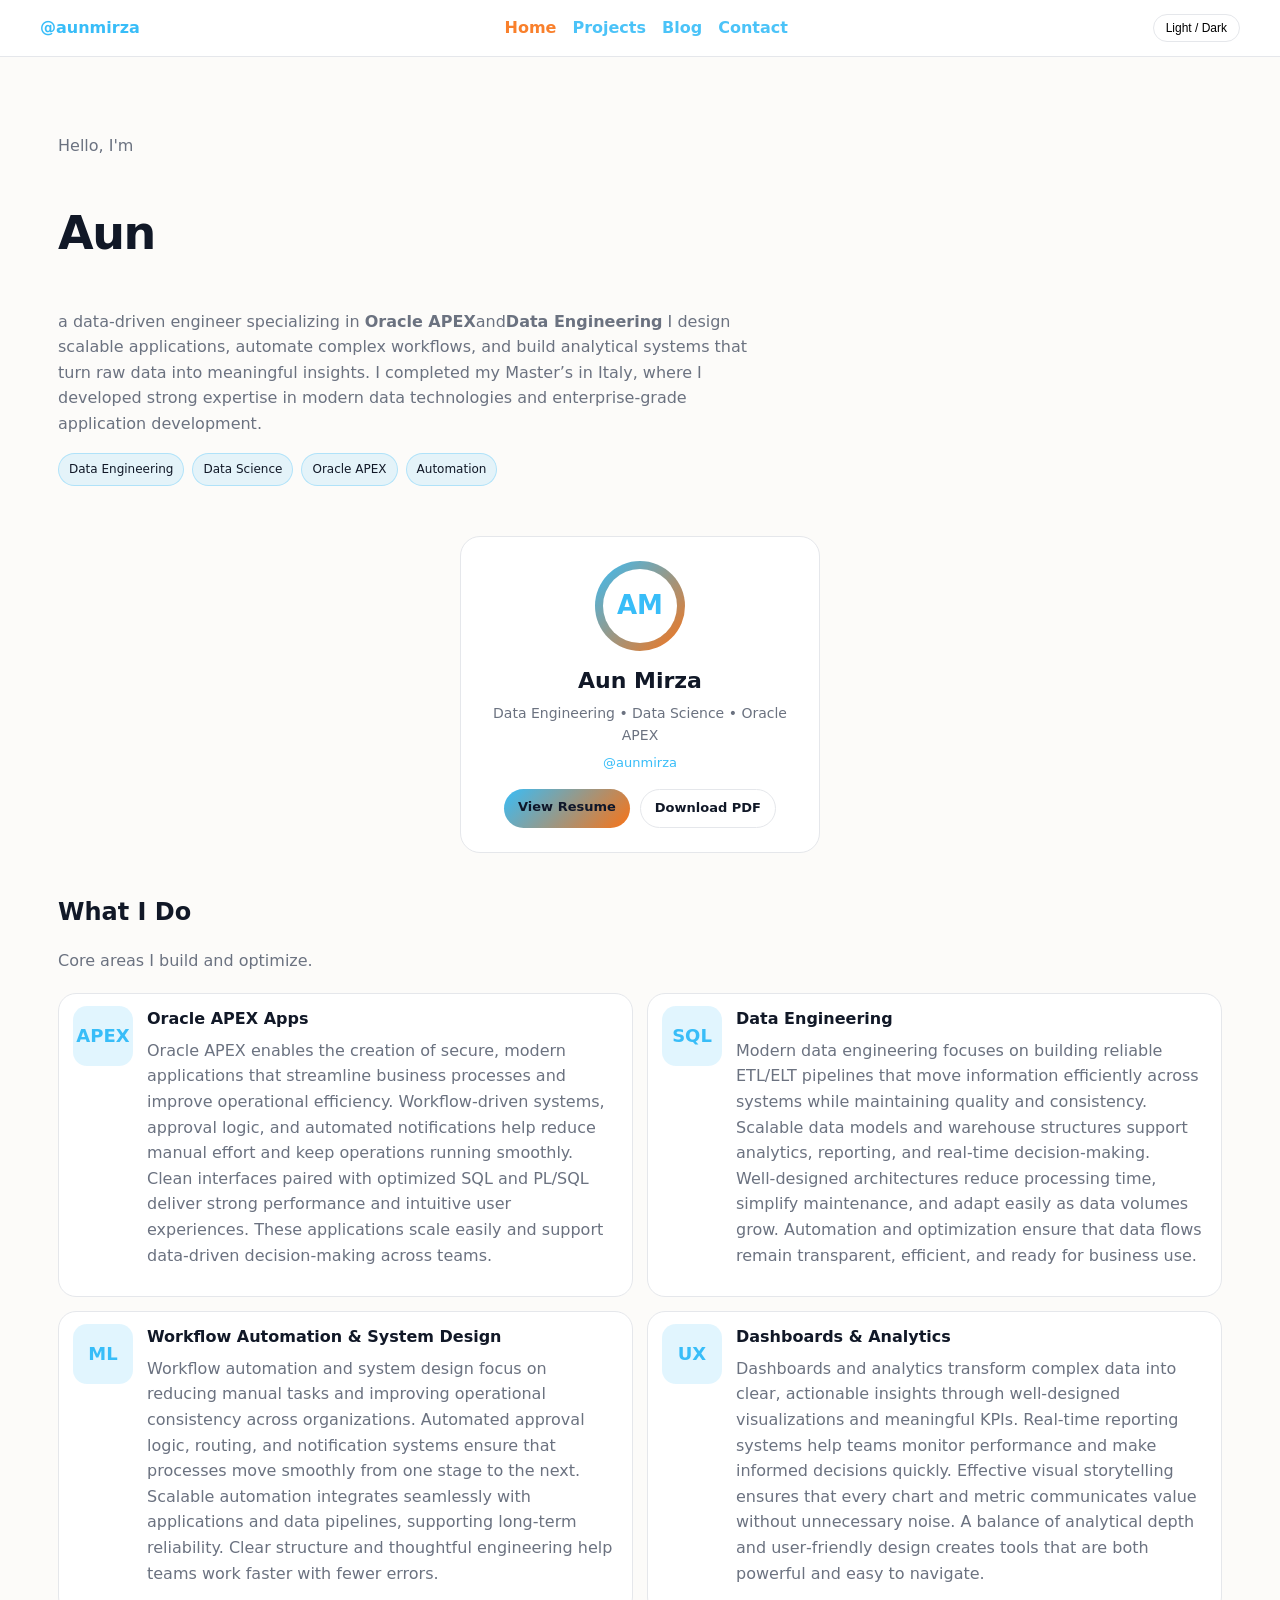
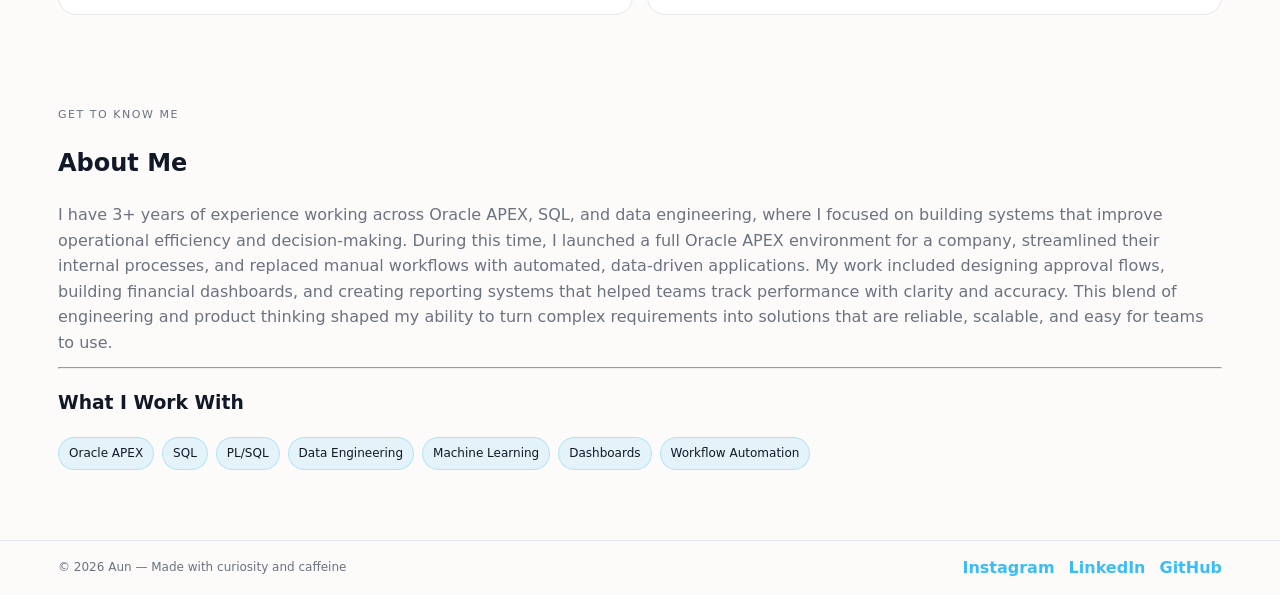
<file: index.html>
<!DOCTYPE html>
<html lang="en" data-theme="light">
<head>
  <meta charset="UTF-8" />
  <meta name="viewport" content="width=device-width, initial-scale=1.0" />
  <title>Aun | Data Engineering • Data Science • Oracle APEX</title>
<link rel="icon" type="image/png" href="logo.png">


  <link rel="stylesheet" href="style.css" />
</head>


<body>

  <!-- HEADER -->
  <header class="header">
    <div class="container header-row">

      <a class="brand" href="index.html">@aunmirza</a>

      <!-- DESKTOP NAV -->
      <nav class="nav desktop-nav">
        <a href="index.html" class="active">Home</a>
        <a href="projects.html">Projects</a>
        <a href="blog.html">Blog</a>
        <a href="contact.html">Contact</a>
      </nav>

      <!-- THEME TOGGLE -->
      <button id="themeToggle" class="theme-toggle">Light / Dark</button>

      <!-- MOBILE MENU BUTTON -->
      <button class="menu-btn" id="menuBtn">
        <span></span>
        <span></span>
        <span></span>
      </button>

    </div>

    <!-- MOBILE NAV -->
    <nav class="mobile-nav" id="mobileNav">
      <a href="index.html" class="active">Home</a>
      <a href="projects.html">Projects</a>
      <a href="blog.html">Blog</a>
      <a href="contact.html">Contact</a>
    </nav>
  </header>
  <main class="container">

    <!-- HERO -->
    <section class="hero">
      <p class="muted">Hello, I'm</p>
      <h1 class="hero-title">
        Aun
      </h1>

      <p class="subtitle">
        a data‑driven engineer specializing in <strong>Oracle APEX</strong>and<strong>Data Engineering</strong>
        I design scalable applications, automate complex workflows, and build analytical systems that turn raw data into meaningful insights. 
        I completed my Master’s in Italy, where I developed strong expertise in modern data technologies and enterprise‑grade application development.
      </p>

      <div class="hero-meta">
        <span class="pill soft">Data Engineering</span>
        <span class="pill soft">Data Science</span>
        <span class="pill soft">Oracle APEX</span>
        <span class="pill soft">Automation</span>
      </div>
    </section>

    <!-- RESUME CARD -->
    <section class="resume-wrapper">
      <div class="resume-card">
        <div class="resume-avatar">
          <div class="resume-initials">AM</div>
        </div>

        <h2 class="resume-name">Aun Mirza</h2>
        <p class="resume-role">Data Engineering • Data Science • Oracle APEX</p>
        <p class="resume-handle">@aunmirza</p>

        <div class="resume-actions">
          <a href="Aun Mirza.pdf" class="btn-view">View Resume</a>
          <a href="Aun Mirza.pdf" download class="btn-download">Download PDF</a>
        </div>
      </div>
    </section>

    <!-- SKILLS -->
    <section class="section">
      <div class="section-head">
        <h2>What I Do</h2>
        <p class="muted">Core areas I build and optimize.</p>
      </div>

      <section class="card-grid">
         <article class="card">
          <div class="card-icon">APEX</div>
          <div class="card-text">
            <h3>Oracle APEX Apps</h3>
            <p>Oracle APEX enables the creation of secure, modern applications that streamline business processes and improve operational efficiency. Workflow‑driven systems, approval logic, and automated notifications help reduce manual effort and keep operations running smoothly. Clean interfaces paired with optimized SQL and PL/SQL deliver strong performance and intuitive user experiences. These applications scale easily and support data‑driven decision‑making across teams.</p>
          </div>
        </article>
        <article class="card">
          <div class="card-icon">SQL</div>
          <div class="card-text">
            <h3>Data Engineering</h3>
            <p>Modern data engineering focuses on building reliable ETL/ELT pipelines that move information efficiently across systems while maintaining quality and consistency. Scalable data models and warehouse structures support analytics, reporting, and real‑time decision‑making. Well‑designed architectures reduce processing time, simplify maintenance, and adapt easily as data volumes grow. Automation and optimization ensure that data flows remain transparent, efficient, and ready for business use.</p>
          </div>
        </article>

        <article class="card">
          <div class="card-icon">ML</div>
          <div class="card-text">
            <h3>Workflow Automation & System Design</h3>
            <p>Workflow automation and system design focus on reducing manual tasks and improving operational consistency across organizations. Automated approval logic, routing, and notification systems ensure that processes move smoothly from one stage to the next. Scalable automation integrates seamlessly with applications and data pipelines, supporting long‑term reliability. Clear structure and thoughtful engineering help teams work faster with fewer errors.</p>
          </div>
        </article>

       

        <article class="card">
          <div class="card-icon">UX</div>
          <div class="card-text">
            <h3>Dashboards & Analytics</h3>
            <p>Dashboards and analytics transform complex data into clear, actionable insights through well‑designed visualizations and meaningful KPIs. Real‑time reporting systems help teams monitor performance and make informed decisions quickly. Effective visual storytelling ensures that every chart and metric communicates value without unnecessary noise. A balance of analytical depth and user‑friendly design creates tools that are both powerful and easy to navigate.</p>
          </div>
        </article>
      </section>
    </section>

    <!-- ABOUT -->
    <section class="about">
      <div class="about-grid">

        <div class="about-left">
          <p class="eyebrow">GET TO KNOW ME</p>
          <h2 class="about-title">About Me</h2>

          <div class="about-body">
            <p>
             I have 3+ years of experience working across Oracle APEX, SQL, and data engineering, where I focused on building systems that improve operational efficiency and decision‑making. During this time, I launched a full Oracle APEX environment for a company, streamlined their internal processes, and replaced manual workflows with automated, data‑driven applications. My work included designing approval flows, building financial dashboards, and creating reporting systems that helped teams track performance with clarity and accuracy. This blend of engineering and product 
              thinking shaped my ability to turn complex requirements into solutions that are reliable, scalable, and easy for teams to use.
            </p>
          </div>

          <hr class="divider" />

          <h3 class="chips-title">What I Work With</h3>
          <div class="chips">
            <span class="chip">Oracle APEX</span>
            <span class="chip">SQL</span>
            <span class="chip">PL/SQL</span>
            <span class="chip">Data Engineering</span>
            <span class="chip">Machine Learning</span>
            <span class="chip">Dashboards</span>
            <span class="chip">Workflow Automation</span>
          </div>
        </div>

      </div>
    </section>

  </main>

  <!-- FOOTER -->
  <footer class="footer">
    <div class="container footer-row">
<span class="muted small">© <span id="year"></span> Aun — Made with curiosity and caffeine</span>

      <nav class="footer-social">
        <a class="social-link" href="https://www.instagram.com/aunmrizich/">Instagram</a>
        <a class="social-link" href="https://www.linkedin.com/in/aun-mirza-247762175/">LinkedIn</a>
        <a class="social-link" href="https://github.com/aunmirza">GitHub</a>
      </nav>
    </div>
  </footer>

  <script>
    document.getElementById("year").textContent = new Date().getFullYear();

    const root = document.documentElement;
    const toggle = document.getElementById("themeToggle");

    const saved = localStorage.getItem("theme");
    if (saved) root.setAttribute("data-theme", saved);

    toggle.addEventListener("click", () => {
      const current = root.getAttribute("data-theme");
      const next = current === "light" ? "dark" : "light";
      root.setAttribute("data-theme", next);
      localStorage.setItem("theme", next);
    });

    const menuBtn = document.getElementById("menuBtn");
    const mobileNav = document.getElementById("mobileNav");

    menuBtn.addEventListener("click", () => {
      mobileNav.classList.toggle("show");
    });

    const header = document.querySelector(".header");
    window.addEventListener("scroll", () => {
      if (window.scrollY > 10) {
        header.classList.add("scrolled");
      } else {
        header.classList.remove("scrolled");
      }
    });
  </script>

</body>
</html>
</file>
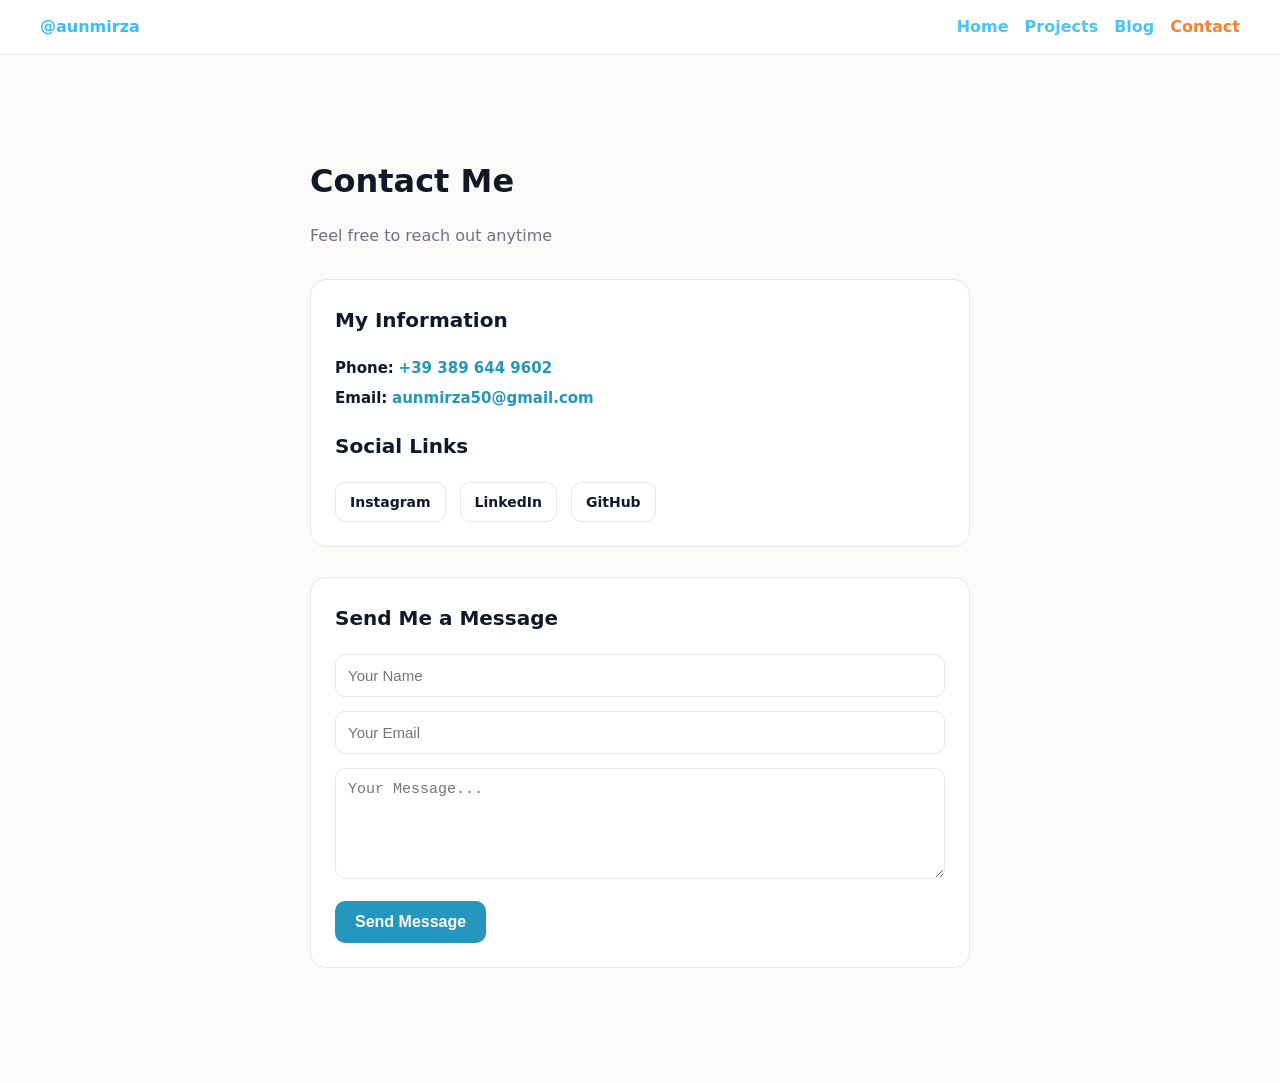
<file: contact.html>
<!DOCTYPE html>
<html lang="en" data-theme="light">
<head>
  <meta charset="UTF-8" />
  <meta name="viewport" content="width=device-width, initial-scale=1.0" />
  <title>Contact | Aun Mirza</title>

  <!-- Favicon -->
 <link rel="icon" type="image/png" href="logo.png">


  <link rel="stylesheet" href="style.css" />
  <style>

    body {
      background: #fcfbf9;
      color: #111827;
    }
    .contact-container {
      max-width: 700px;
      margin: 60px auto;
      padding: 20px;
    }
    .contact-title {
      font-size: 32px;
      font-weight: 900;
      margin-bottom: 10px;
    }
    .contact-sub {
      color: #6b7280;
      margin-bottom: 30px;
    }
    .contact-box {
      background: white;
      border: 1px solid #e5e7eb;
      padding: 24px;
      border-radius: 16px;
      margin-bottom: 30px;
    }
    .contact-box h3 {
      margin-top: 0;
      font-size: 20px;
      font-weight: 800;
    }
    .contact-info p {
      margin: 6px 0;
      font-size: 15px;
    }
    .contact-info a {
      color: #2596be;
      font-weight: 600;
    }
    .social-links {
      display: flex;
      gap: 14px;
      margin-top: 10px;
      flex-wrap: wrap;
    }
    .social-links a {
      padding: 8px 14px;
      background: #ffffff;
      border: 1px solid #e5e7eb;
      border-radius: 10px;
      font-size: 14px;
      font-weight: 600;
      color: #111827;
      transition: .2s;
    }
    .social-links a:hover {
      background: #2596be;
      color: white;
    }
    .contact-form input,
    .contact-form textarea {
      width: 100%;
      padding: 12px;
      border-radius: 10px;
      border: 1px solid #e5e7eb;
      margin-bottom: 14px;
      font-size: 15px;
    }
    .contact-form button {
      padding: 12px 20px;
      background: #2596be;
      color: white;
      border: none;
      border-radius: 10px;
      font-size: 16px;
      font-weight: 700;
      cursor: pointer;
      transition: .2s;
    }
    .contact-form button:hover {
      background: #1f7fa0;
    }
  </style>
</head>

<body>

  <!-- HEADER -->
  <header class="header">
    <div class="container header-row">

      <a class="brand" href="index.html">@aunmirza</a>

      <nav class="nav desktop-nav">
        <a href="index.html">Home</a>
        <a href="projects.html">Projects</a>
        <a href="blog.html">Blog</a>
        <a href="contact.html" class="active">Contact</a>
      </nav>


      <button class="menu-btn" id="menuBtn">
        <span></span>
        <span></span>
        <span></span>
      </button>

    </div>

    <nav class="mobile-nav" id="mobileNav">
      <a href="index.html">Home</a>
      <a href="projects.html">Projects</a>
      <a href="blog.html">Blog</a>
      <a href="contact.html" class="active">Contact</a>
    </nav>
  </header>

  <div class="contact-container">

    <h1 class="contact-title">Contact Me</h1>
    <p class="contact-sub">Feel free to reach out anytime</p>

    <div class="contact-box contact-info">
      <h3>My Information</h3>

      <!-- replace with your real phone + email -->
      <p><strong>Phone:</strong> <a href="tel:+1234567890">+39 389 644 9602</a></p>
      <p><strong>Email:</strong> <a href="mailto:yourgmail@gmail.com">aunmirza50@gmail.com</a></p>

      <h3 style="margin-top:20px;">Social Links</h3>
      <div class="social-links">
        <a class="social-link" href="https://www.instagram.com/aunmrizich/">Instagram</a>
        <a class="social-link" href="www.linkedin.com/in/aun-mirza-247762175">LinkedIn</a>
        <a class="social-link" href="https://github.com/aunmirza">GitHub</a>
      </div>
    </div>

    <div class="contact-box">
      <h3>Send Me a Message</h3>

      <!-- replace yourgmail@gmail.com with your real Gmail -->
      <form class="contact-form" action="https://formsubmit.co/aunmirza50@gmail.com" method="POST">
        <input type="hidden" name="_captcha" value="false">
        <input type="hidden" name="_template" value="table">

        <input type="text" name="name" placeholder="Your Name" required>
        <input type="email" name="email" placeholder="Your Email" required>
        <textarea name="message" rows="5" placeholder="Your Message..." required></textarea>

        <button type="submit">Send Message</button>
      </form>
    </div>

  </div>

  <script>
    const root = document.documentElement;
    const toggle = document.getElementById("themeToggle");

    const saved = localStorage.getItem("theme");
    if (saved) root.setAttribute("data-theme", saved);

    toggle.addEventListener("click", () => {
      const current = root.getAttribute("data-theme");
      const next = current === "light" ? "dark" : "light";
      root.setAttribute("data-theme", next);
      localStorage.setItem("theme", next);
    });

    const menuBtn = document.getElementById("menuBtn");
    const mobileNav = document.getElementById("mobileNav");

    menuBtn.addEventListener("click", () => {
      mobileNav.classList.toggle("show");
    });

    const header = document.querySelector(".header");
    window.addEventListener("scroll", () => {
      if (window.scrollY > 10) {
        header.classList.add("scrolled");
      } else {
        header.classList.remove("scrolled");
      }
    });
  </script>

</body>
</html>
</file>
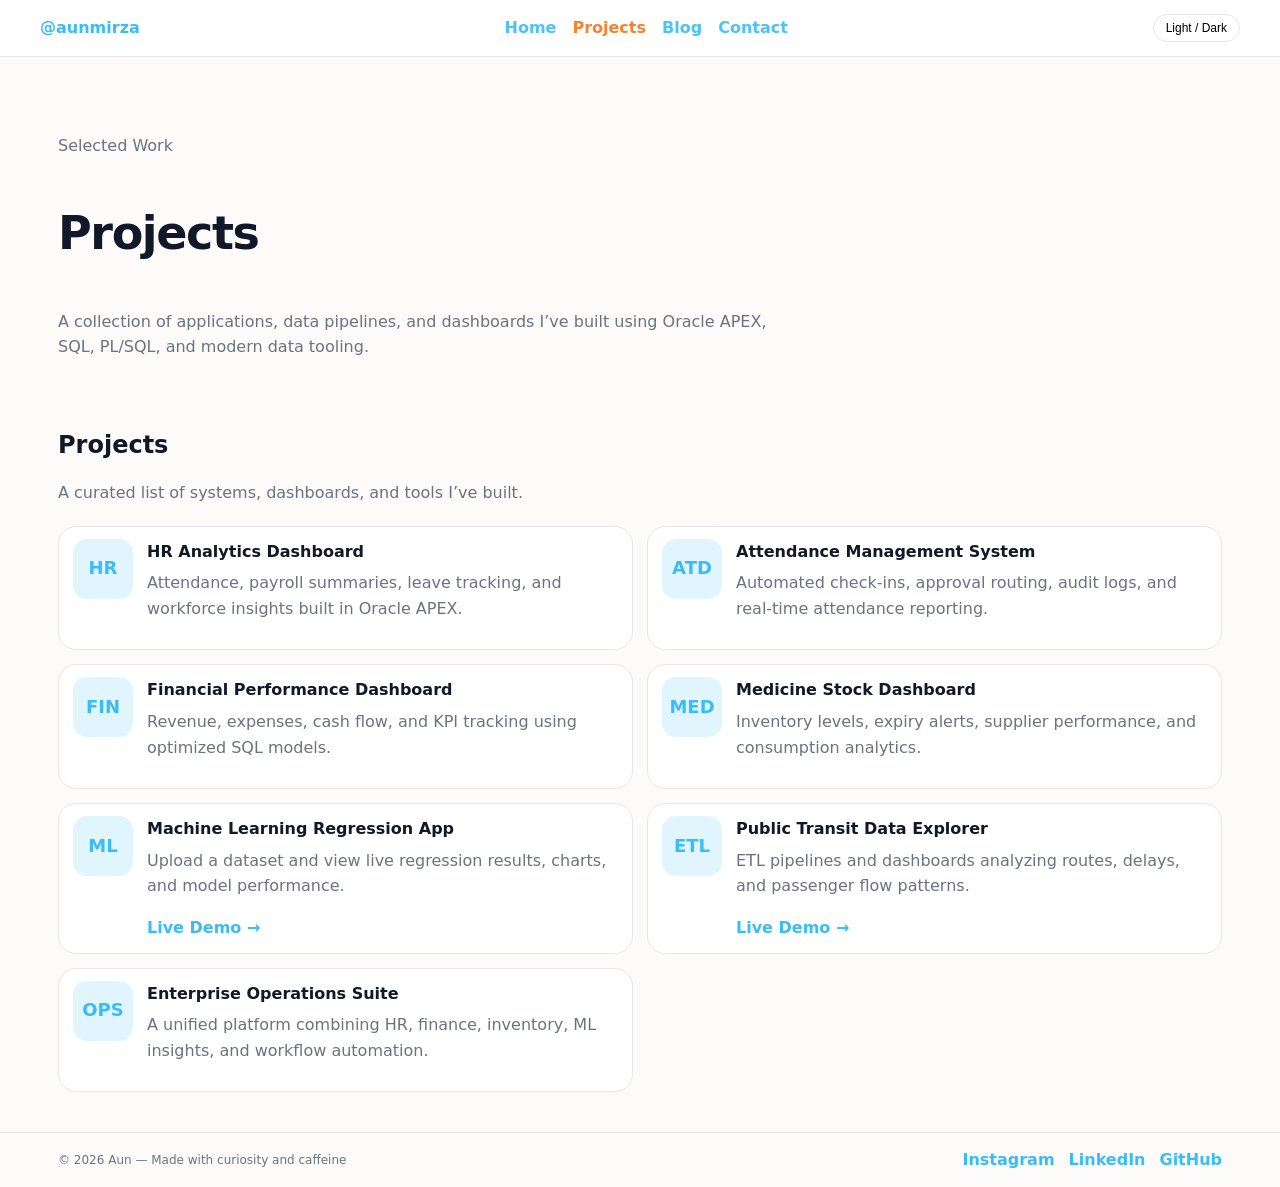
<file: projects.html>
<head>
  <meta charset="UTF-8" />
  <meta name="viewport" content="width=device-width, initial-scale=1.0" />
  <title>Projects | Aun Mirza</title>

  <!-- Favicon -->
  <link rel="icon" type="image/png" href="logo.png">
  <link rel="apple-touch-icon" href="logo.png">
  <link rel="shortcut icon" href="logo.png">

  <link rel="stylesheet" href="style.css" />
</head>


<body>

  <!-- HEADER -->
  <header class="header">
    <div class="container header-row">

      <a class="brand" href="index.html">@aunmirza</a>

      <nav class="nav desktop-nav">
        <a href="index.html">Home</a>
        <a href="projects.html" class="active">Projects</a>
        <a href="blog.html">Blog</a>
        <a href="contact.html">Contact</a>
      </nav>

      <button id="themeToggle" class="theme-toggle">Light / Dark</button>

      <button class="menu-btn" id="menuBtn">
        <span></span>
        <span></span>
        <span></span>
      </button>

    </div>

    <nav class="mobile-nav" id="mobileNav">
      <a href="index.html">Home</a>
      <a href="projects.html" class="active">Projects</a>
      <a href="blog.html">Blog</a>
      <a href="contact.html">Contact</a>
    </nav>
  </header>

  <main class="container">

    <section class="hero">
      <p class="muted">Selected Work</p>
      <h1 class="hero-title">
        Projects
      </h1>
      <p class="subtitle">
        A collection of applications, data pipelines, and dashboards I’ve built using
        Oracle APEX, SQL, PL/SQL, and modern data tooling.
      </p>
    </section>

    <section class="section">
      <div class="section-head">
        <h2>Projects</h2>
        <p class="muted">A curated list of systems, dashboards, and tools I’ve built.</p>
      </div>

      <!-- UPDATED PROJECTS GRID -->
      <section class="card-grid">

        <!-- HR DASHBOARD -->
        <article class="card">
          <div class="card-icon">HR</div>
          <div class="card-text">
            <h3>HR Analytics Dashboard</h3>
            <p>Attendance, payroll summaries, leave tracking, and workforce insights built in Oracle APEX.</p>
          </div>
        </article>

        <!-- ATTENDANCE SYSTEM -->
        <article class="card">
          <div class="card-icon">ATD</div>
          <div class="card-text">
            <h3>Attendance Management System</h3>
            <p>Automated check‑ins, approval routing, audit logs, and real‑time attendance reporting.</p>
          </div>
        </article>

        <!-- FINANCIAL DASHBOARD -->
        <article class="card">
          <div class="card-icon">FIN</div>
          <div class="card-text">
            <h3>Financial Performance Dashboard</h3>
            <p>Revenue, expenses, cash flow, and KPI tracking using optimized SQL models.</p>
          </div>
        </article>

        <!-- MEDICINE STOCK -->
        <article class="card">
          <div class="card-icon">MED</div>
          <div class="card-text">
            <h3>Medicine Stock Dashboard</h3>
            <p>Inventory levels, expiry alerts, supplier performance, and consumption analytics.</p>
          </div>
        </article>

        <!-- ML REGRESSION APP -->
        <article class="card">
          <div class="card-icon">ML</div>
          <div class="card-text">
            <h3>Machine Learning Regression App</h3>
            <p>Upload a dataset and view live regression results, charts, and model performance.</p>
          <a href="https://aunmirza.github.io/mrizich.github.io/" class="social-link">Live Demo →</a>

          </div>
          
        </article>

        <!-- PUBLIC TRANSIT DATA -->
        <article class="card">
          <div class="card-icon">ETL</div>
          <div class="card-text">
            <h3>Public Transit Data Explorer</h3>
            <p>ETL pipelines and dashboards analyzing routes, delays, and passenger flow patterns.</p>
            <a href="https://github.com/aunmirza/Public-Transit-Data" class="social-link">Live Demo →</a>
          </div>
        </article>

        <!-- ENTERPRISE SUITE -->
        <article class="card">
          <div class="card-icon">OPS</div>
          <div class="card-text">
            <h3>Enterprise Operations Suite</h3>
            <p>A unified platform combining HR, finance, inventory, ML insights, and workflow automation.</p>
          </div>
        </article>

      </section>
    </section>

  </main>

  <footer class="footer">
    <div class="container footer-row">
<span class="muted small">© <span id="year"></span> Aun — Made with curiosity and caffeine</span>

      <nav class="footer-social">
        <a class="social-link" href="https://www.instagram.com/aunmrizich/">Instagram</a>
        <a class="social-link" href="https://www.linkedin.com/in/aun-mirza-247762175/">LinkedIn</a>
        <a class="social-link" href="https://github.com/aunmirza">GitHub</a>
      </nav>
    </div>
  </footer>

  <script>
    document.getElementById("year").textContent = new Date().getFullYear();

    const root = document.documentElement;
    const toggle = document.getElementById("themeToggle");

    const saved = localStorage.getItem("theme");
    if (saved) root.setAttribute("data-theme", saved);

    toggle.addEventListener("click", () => {
      const current = root.getAttribute("data-theme");
      const next = current === "light" ? "dark" : "light";
      root.setAttribute("data-theme", next);
      localStorage.setItem("theme", next);
    });

    const menuBtn = document.getElementById("menuBtn");
    const mobileNav = document.getElementById("mobileNav");

    menuBtn.addEventListener("click", () => {
      mobileNav.classList.toggle("show");
    });

    const header = document.querySelector(".header");
    window.addEventListener("scroll", () => {
      if (window.scrollY > 10) {
        header.classList.add("scrolled");
      } else {
        header.classList.remove("scrolled");
      }
    });
  </script>

</body>
</html>
</file>
<file: style.css>
/* THEME TOKENS */
:root {
  --bg: #fcfbf9;
  --text: #111827;
  --muted: #6b7280;
  --border: #e5e7eb;
  --card: #ffffff;

  --accent-blue: #38bdf8;
  --accent-orange: #f97316;

  --radius: 18px;
  --shadow: 0 1px 2px rgba(0,0,0,.06);
  --shadowHover: 0 10px 24px rgba(0,0,0,.08);

  --max: 1200px;
}

[data-theme="dark"] {
  --bg: #0f172a;
  --text: #f1f5f9;
  --muted: #94a3b8;
  --border: #1e293b;
  --card: #111827;
}

/* GLOBAL */
* { box-sizing: border-box; }
body {
  margin: 0;
  font-family: system-ui, sans-serif;
  background: var(--bg);
  color: var(--text);
  line-height: 1.6;
  transition: background .3s, color .3s;
}

a { color: inherit; text-decoration: none; }

.container {
  max-width: var(--max);
  margin: 0 auto;
  padding: 0 18px;
}

.muted { color: var(--muted); }
.small { font-size: 12px; }

/* STICKY HEADER */
.header {
  position: sticky;
  top: 0;
  z-index: 999;
  background: var(--card);
  border-bottom: 1px solid var(--border);
  backdrop-filter: blur(12px);
  transition: box-shadow .3s ease, background .3s ease;
}

.header.scrolled {
  box-shadow: 0 4px 14px rgba(0,0,0,0.08);
}

.header-row {
  display: flex;
  justify-content: space-between;
  align-items: center;
  padding: 14px 0;
}

.brand {
  font-weight: 800;
  color: var(--accent-blue);
}

.nav {
  display: flex;
  gap: 16px;
}

.nav a {
  font-weight: 700;
  color: var(--accent-blue);
  opacity: .9;
}

.nav a.active {
  color: var(--accent-orange);
}

.theme-toggle {
  padding: 6px 12px;
  border-radius: 999px;
  border: 1px solid var(--border);
  background: var(--card);
  cursor: pointer;
  font-size: 12px;
}

/* FIX ADDED — theme toggle visible in dark mode */
[data-theme="dark"] .theme-toggle {
  color: #ffffff !important;
  border-color: #ffffff;
  background: #1e293b;
}
[data-theme="dark"] .theme-toggle:hover {
  background: #334155;
}

/* MOBILE MENU BUTTON (3-line hamburger) */
.menu-btn {
  display: none;
  flex-direction: column;
  gap: 4px;
  background: none;
  border: none;
  cursor: pointer;
  padding: 6px;
}

.menu-btn span {
  width: 24px;
  height: 3px;
  background: var(--text);
  border-radius: 4px;
  transition: .3s;
}

/* FIX ADDED — hamburger lines visible in dark mode */
[data-theme="dark"] .menu-btn span {
  background: #ffffff;
}

/* MOBILE NAV DROPDOWN */
.mobile-nav {
  display: none;
  flex-direction: column;
  background: var(--card);
  border-top: 1px solid var(--border);
  padding: 10px 0;
  animation: slideDown .3s ease;
}

.mobile-nav a {
  padding: 14px 20px;
  font-weight: 700;
  color: var(--text);
  border-bottom: 1px solid var(--border);
  text-align: center;
}

.mobile-nav a:last-child {
  border-bottom: none;
}

.mobile-nav.show {
  display: flex;
}

/* SLIDE DOWN ANIMATION */
@keyframes slideDown {
  from { opacity: 0; transform: translateY(-10px); }
  to { opacity: 1; transform: translateY(0); }
}

/* HERO */
.hero {
  padding: 60px 0 30px;
}

.hero-title {
  font-size: clamp(32px, 4vw, 46px);
  font-weight: 900;
  letter-spacing: -0.03em;
}

.hero-title span {
  background: linear-gradient(120deg, var(--accent-blue), var(--accent-orange));
  -webkit-background-clip: text;
  color: transparent;
}

.subtitle {
  margin-top: 14px;
  max-width: 70ch;
  color: var(--muted);
}

.hero-meta {
  margin-top: 16px;
  display: flex;
  gap: 8px;
  flex-wrap: wrap;
}

.pill {
  padding: 6px 10px;
  border-radius: 999px;
  border: 1px solid var(--border);
  font-size: 12px;
}

.pill.soft {
  background: rgba(56,189,248,.12);
  border-color: rgba(56,189,248,.3);
}

/* RESUME CARD */
.resume-wrapper {
  display: flex;
  justify-content: center;
  margin: 20px 0 40px;
}

.resume-card {
  width: 100%;
  max-width: 360px;
  padding: 24px;
  border-radius: 20px;
  background: var(--card);
  border: 1px solid var(--border);
  text-align: center;
  transition: .3s;
}

.resume-avatar {
  width: 90px;
  height: 90px;
  margin: 0 auto 12px;
  border-radius: 50%;
  background: linear-gradient(135deg, var(--accent-blue), var(--accent-orange));
  display: grid;
  place-items: center;
}

.resume-initials {
  width: 74px;
  height: 74px;
  border-radius: 50%;
  background: var(--card);
  display: grid;
  place-items: center;
  font-size: 26px;
  font-weight: 900;
  color: var(--accent-blue);
}

.resume-name {
  margin: 10px 0 4px;
  font-size: 22px;
  font-weight: 900;
}

.resume-role {
  margin: 0;
  font-size: 14px;
  color: var(--muted);
}

.resume-handle {
  margin: 6px 0 16px;
  font-size: 13px;
  color: var(--accent-blue);
}

.resume-actions {
  display: flex;
  justify-content: center;
  gap: 10px;
}

.btn-view,
.btn-download {
  padding: 8px 14px;
  border-radius: 999px;
  font-size: 13px;
  font-weight: 700;
  text-decoration: none;
  transition: .2s;
}

.btn-view {
  background: linear-gradient(135deg, var(--accent-blue), var(--accent-orange));
  color: #0f172a;
}

.btn-download {
  background: var(--card);
  border: 1px solid var(--border);
  color: var(--text);
}

/* CARDS */
.section {
  padding-bottom: 40px;
}

.section-head h2 {
  margin-bottom: 4px;
}

.card-grid {
  display: grid;
  grid-template-columns: repeat(2,1fr);
  gap: 14px;
  margin-top: 20px;
}

.card {
  display: flex;
  gap: 14px;
  background: var(--card);
  border: 1px solid var(--border);
  border-radius: var(--radius);
  padding: 12px 14px;
  min-height: auto;
  transition: .2s;
}

.card:hover {
  transform: translateY(-2px);
  border-color: var(--accent-blue);
}

/* UPDATED ICONS — PERFECT EQUAL SIZE */
.card-icon {
  width: 60px;
  height: 60px;
  min-width: 60px;
  min-height: 60px;
  border-radius: 14px;
  background: rgba(56,189,248,.15);
  display: flex;
  align-items: center;
  justify-content: center;
  font-weight: 900;
  font-size: 18px;
  color: var(--accent-blue);
  text-transform: uppercase;
}

.card-text h3 {
  margin: 0;
  font-size: 16px;
  font-weight: 900;
}

.card-text p {
  margin-top: 6px;
  color: var(--muted);
}

/* ABOUT */
.about {
  padding: 40px 0 70px;
}

.about-grid {
  display: grid;
  grid-template-columns: 1fr;
  gap: 28px;
}

.eyebrow {
  font-size: 11px;
  letter-spacing: .14em;
  color: var(--muted);
}

.about-title {
  font-size: 24px;
  font-weight: 900;
}

.about-body p {
  margin-bottom: 12px;
  color: var(--muted);
}

.chips {
  display: flex;
  flex-wrap: wrap;
  gap: 8px;
}

.chip {
  padding: 6px 10px;
  border-radius: 999px;
  background: rgba(56,189,248,.12);
  border: 1px solid rgba(56,189,248,.3);
  font-size: 12px;
}

/* FOOTER */
.footer {
  border-top: 1px solid var(--border);
  padding: 14px 0;
}

.footer-row {
  display: flex;
  justify-content: space-between;
  align-items: center;
}

.footer-social {
  display: flex;
  gap: 14px;
}

.social-link {
  font-weight: 700;
  color: var(--accent-blue);
}

/* BLOG LAYOUT */
.blog-layout {
  display: grid;
  grid-template-columns: 2fr 1fr;
  gap: 40px;
  padding-top: 40px;
}

.blog-title {
  font-size: 28px;
  font-weight: 900;
  margin-bottom: 20px;
}

.blog-grid {
  display: grid;
  grid-template-columns: repeat(2, 1fr);
  gap: 22px;
}

.blog-card {
  background: var(--card);
  border: 1px solid var(--border);
  border-radius: 16px;
  overflow: hidden;
  transition: .2s;
}

.blog-card:hover {
  transform: translateY(-3px);
  border-color: var(--accent-blue);
}

.blog-thumb {
  width: 100%;
  height: 160px;
  object-fit: cover;
}

.blog-content {
  padding: 14px 16px;
}

.blog-tag {
  font-size: 11px;
  padding: 4px 8px;
  border-radius: 999px;
  background: rgba(56,189,248,.12);
  border: 1px solid rgba(56,189,248,.3);
}

.blog-content h2 {
  margin: 10px 0 6px;
  font-size: 18px;
  font-weight: 900;
}

.blog-content p {
  margin: 0 0 10px;
  color: var(--muted);
}

.blog-date {
  font-size: 12px;
  color: var(--muted);
}

/* SIDEBAR */
.sidebar {
  display: flex;
  flex-direction: column;
  gap: 24px;
}

.sidebar-box {
  background: var(--card);
  border: 1px solid var(--border);
  padding: 16px;
  border-radius: 16px;
}

.sidebar-box h3 {
  margin: 0 0 12px;
  font-size: 16px;
  font-weight: 900;
}

.search-input {
  width: 100%;
  padding: 10px;
  border-radius: 10px;
  border: 1px solid var(--border);
  background: var(--bg);
  color: var(--text);
}

.sidebar-list {
  list-style: none;
  padding: 0;
  margin: 0;
}

.sidebar-list li {
  padding: 6px 0;
  font-size: 14px;
  color: var(--text);
}

.sidebar-tags {
  display: flex;
  flex-wrap: wrap;
  gap: 8px;
}

.sidebar-tags span {
  padding: 6px 10px;
  border-radius: 999px;
  background: rgba(56,189,248,.12);
  border: 1px solid rgba(56,189,248,.3);
  font-size: 12px;
}

/* RESPONSIVE */
@media (max-width: 860px) {
  .desktop-nav {
    display: none;
  }
  .menu-btn {
    display: flex;
  }
  .blog-layout {
    grid-template-columns: 1fr;
  }
  .blog-grid {
    grid-template-columns: 1fr;
  }
  .card-grid {
    grid-template-columns: 1fr;
  }
}
</file>
